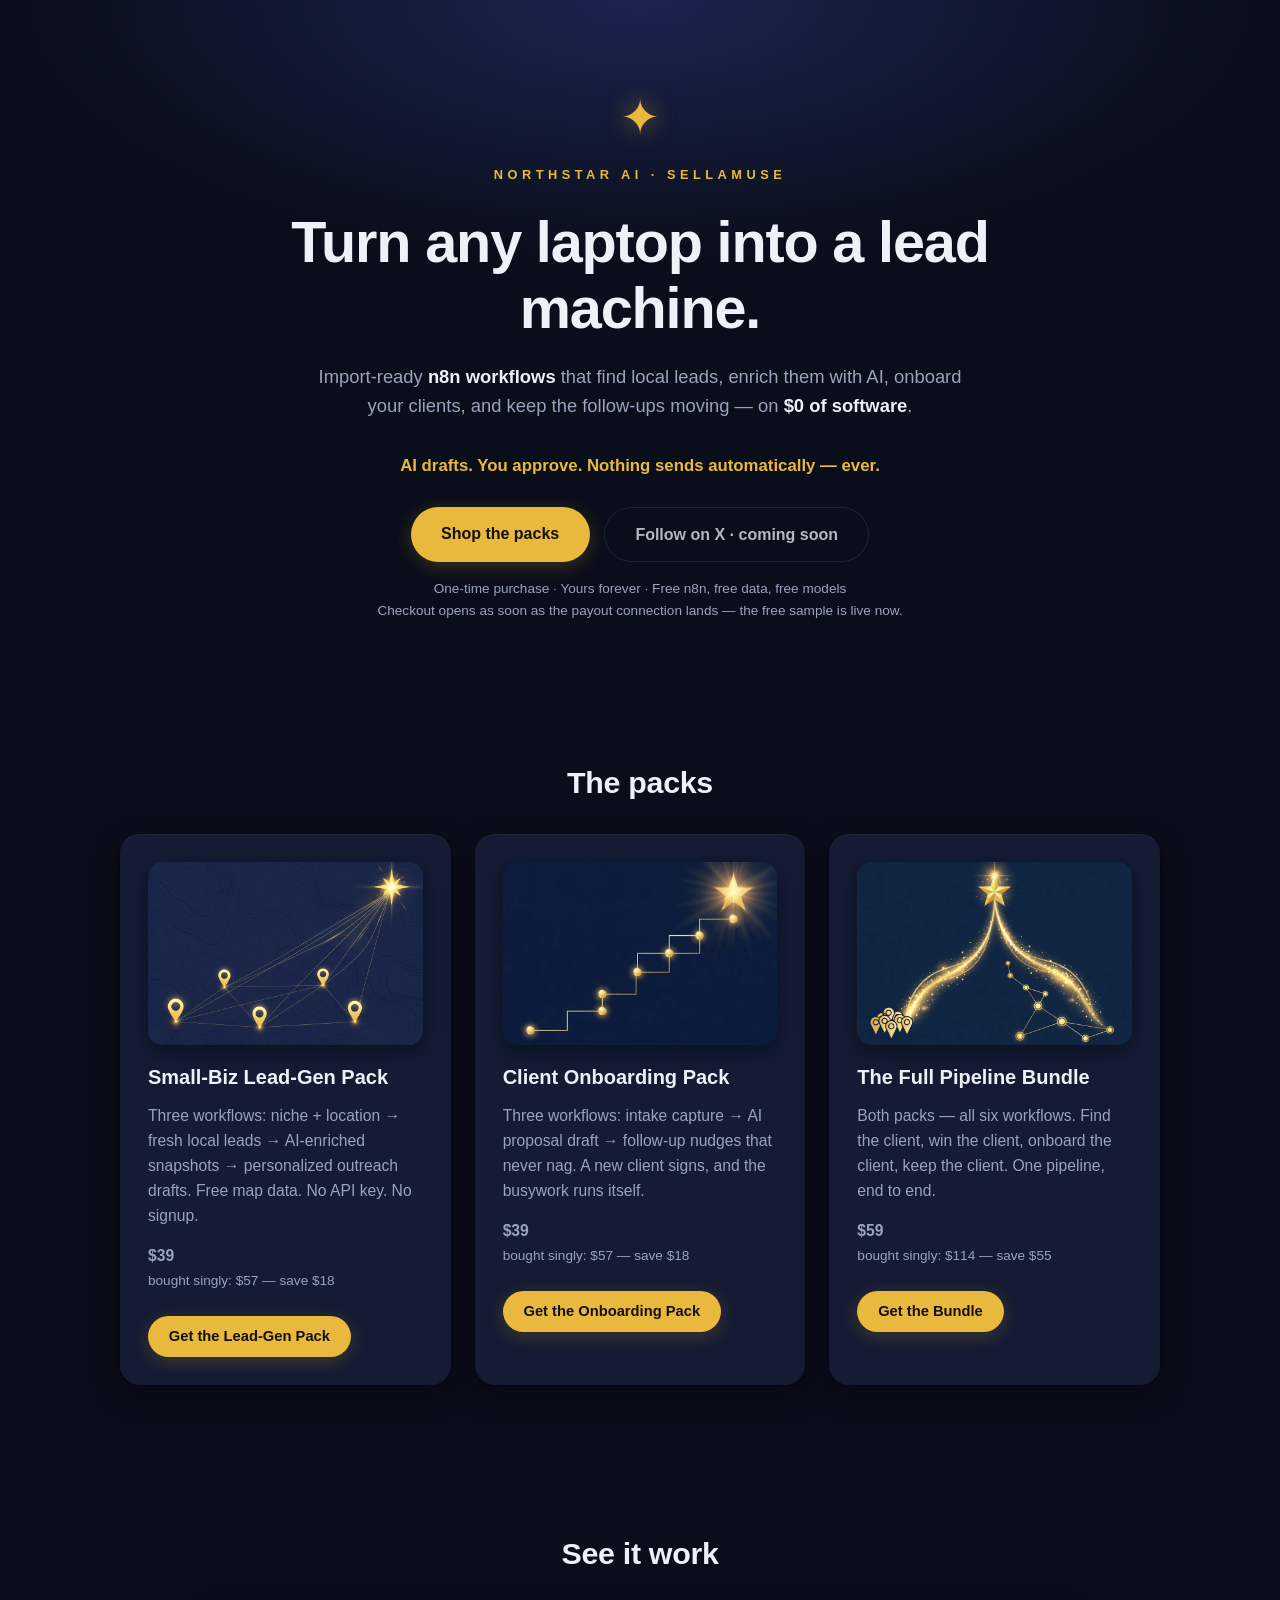
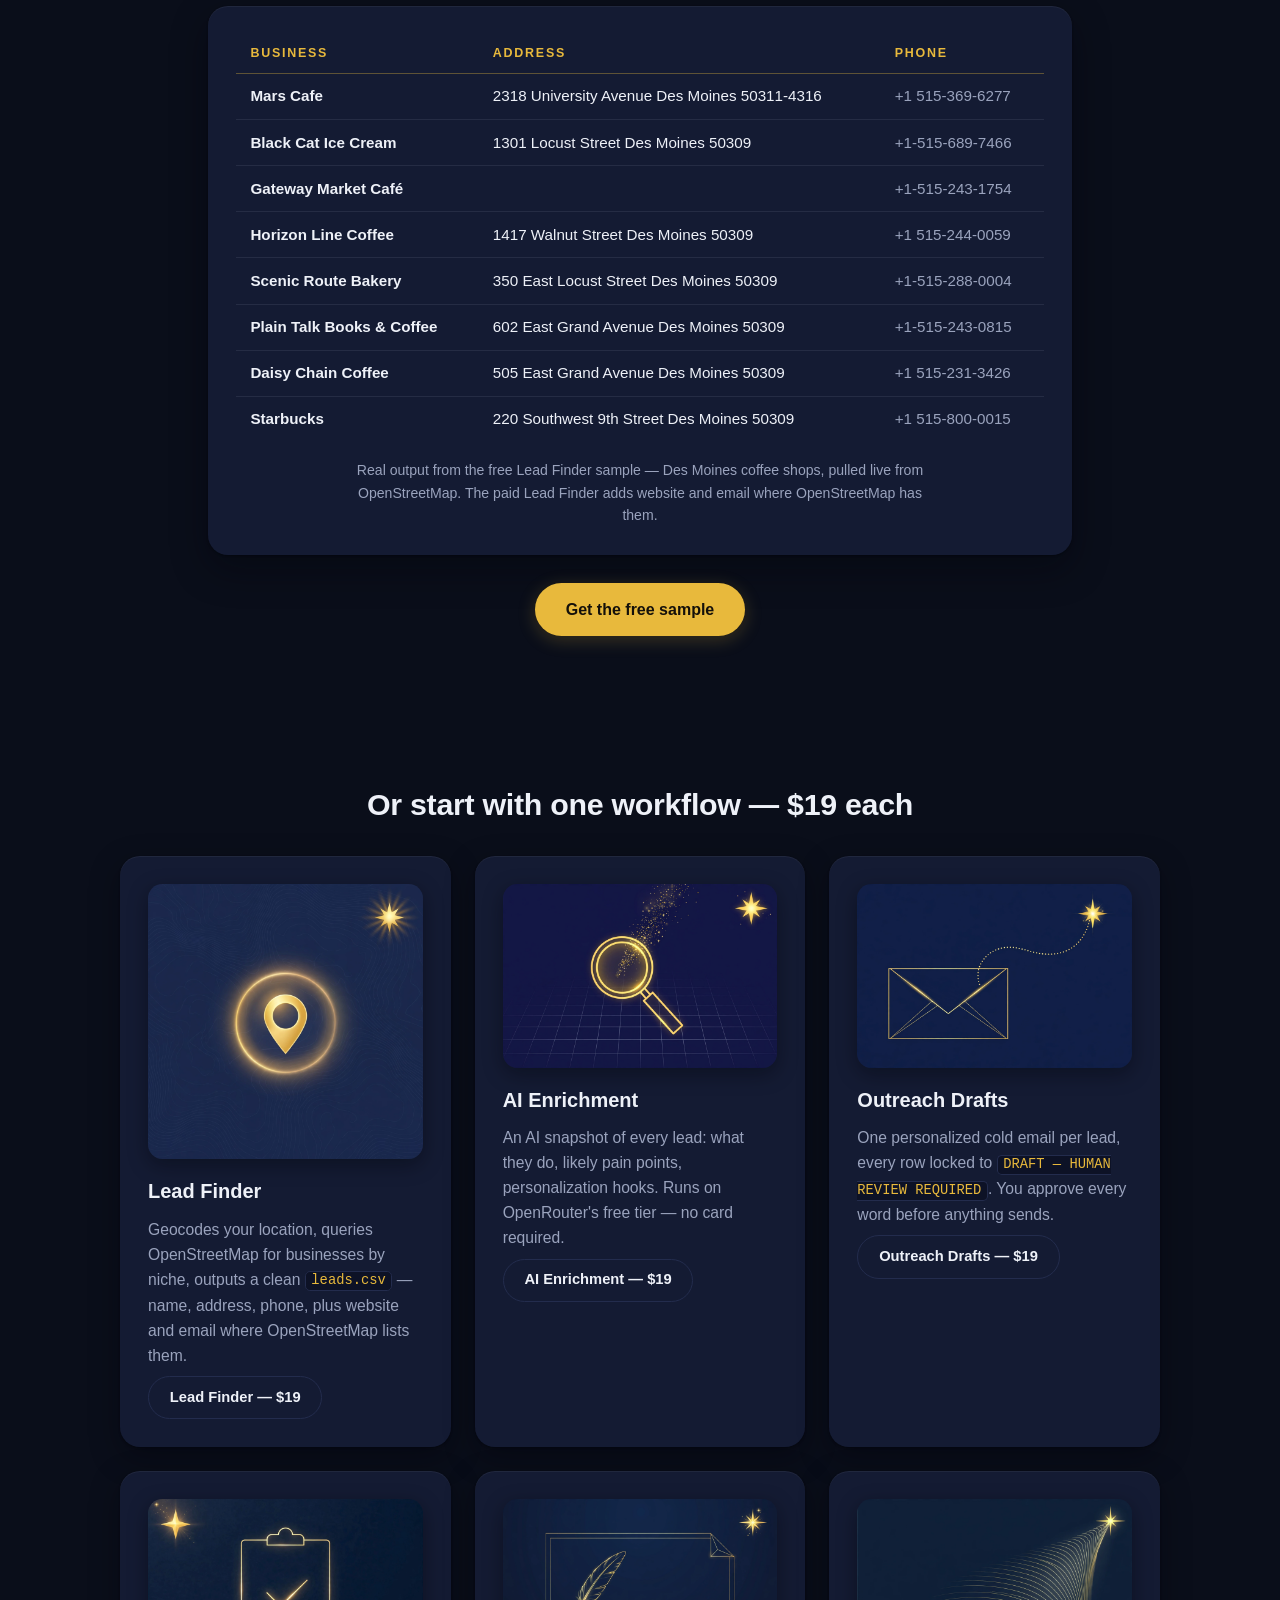
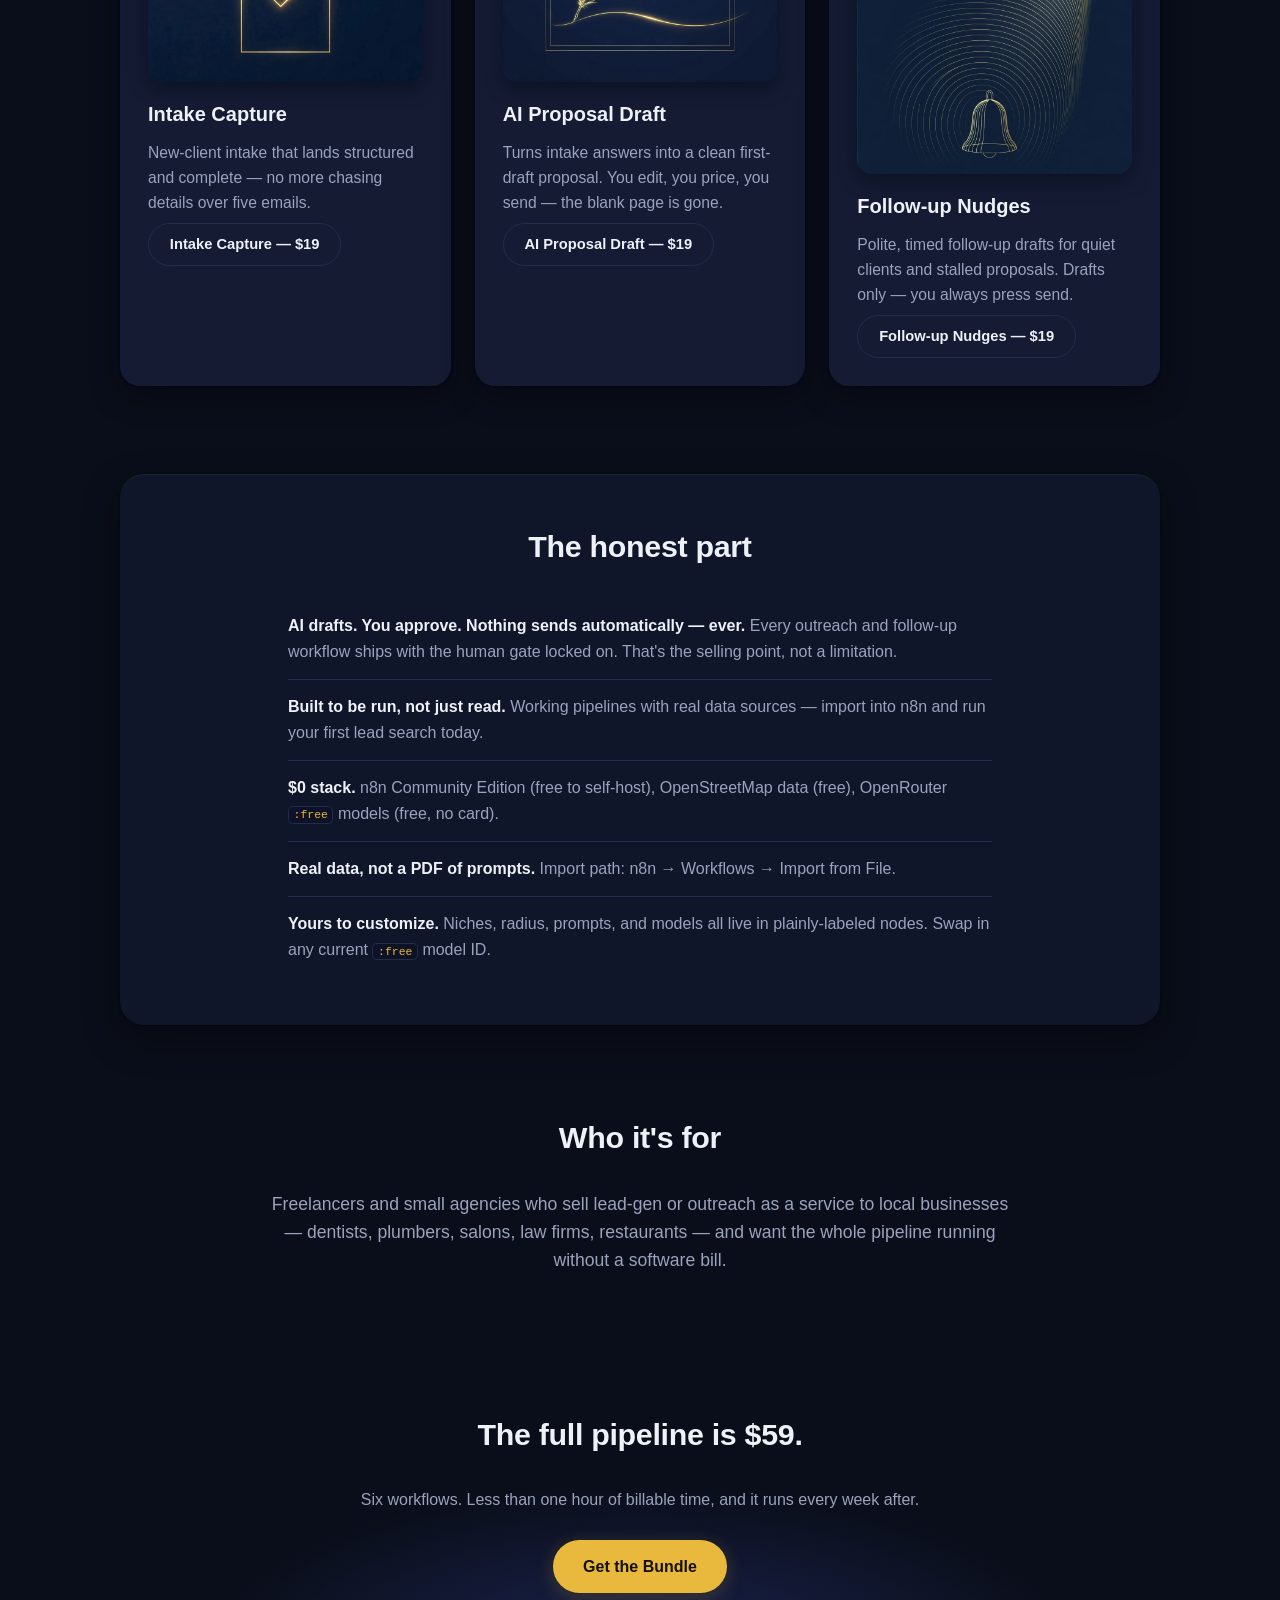
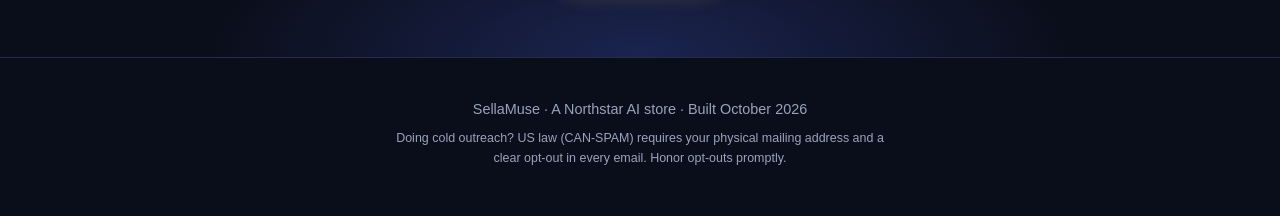
<file: index.html>
<!DOCTYPE html>
<html lang="en">
<head>
<meta charset="UTF-8">
<meta name="viewport" content="width=device-width, initial-scale=1.0">
<title>SellaMuse by Northstar AI — n8n Workflow Packs for Freelancers & Small Agencies</title>
<meta name="description" content="Import-ready n8n workflow packs: find local leads, onboard clients, follow up — on $0 of software. AI drafts. You approve. Nothing sends automatically — ever.">
<link rel="icon" type="image/svg+xml" href="favicon.svg">
<meta property="og:type" content="website">
<meta property="og:title" content="SellaMuse by Northstar AI — n8n Workflow Packs for Freelancers & Small Agencies">
<meta property="og:description" content="Import-ready n8n workflow packs: find local leads, onboard clients, follow up — on $0 of software. AI drafts. You approve. Nothing sends automatically — ever.">
<meta property="og:url" content="https://sellamuse.github.io/northstar-site/">
<meta property="og:image" content="https://sellamuse.github.io/northstar-site/img/bundle.png">
<meta name="twitter:card" content="summary_large_image">
<meta name="twitter:title" content="SellaMuse by Northstar AI — n8n Workflow Packs for Freelancers & Small Agencies">
<meta name="twitter:description" content="Import-ready n8n workflow packs: find local leads, onboard clients, follow up — on $0 of software. AI drafts. You approve. Nothing sends automatically — ever.">
<meta name="twitter:image" content="https://sellamuse.github.io/northstar-site/img/bundle.png">
<link rel="stylesheet" href="styles.css">
</head>
<body>

<header class="hero">
  <div class="star" aria-hidden="true">✦</div>
  <p class="brand">NORTHSTAR AI · SELLAMUSE</p>
  <h1>Turn any laptop into a lead machine.</h1>
  <p class="sub">Import-ready <strong>n8n workflows</strong> that find local leads, enrich them with AI, onboard your clients, and keep the follow-ups moving — on <strong>$0 of software</strong>.</p>
  <p class="trust">AI drafts. You approve. Nothing sends automatically — ever.</p>
  <div class="cta-row">
    <a class="btn primary" href="https://payhip.com/SellaMuse">Shop the packs</a>
    <span class="btn ghost" style="opacity:.75;cursor:default" aria-disabled="true">Follow on X · coming soon</span>
  </div>
  <p class="fine">One-time purchase · Yours forever · Free n8n, free data, free models</p>
  <p class="fine">Checkout opens as soon as the payout connection lands — the free sample is live now.</p>
</header>

<main>
  <section class="workflows">
    <h2>The packs</h2>
    <div class="cards">
      <article class="card">
        <img src="img/pack-leadgen.png" alt="Small-Biz Lead-Gen Pack cover art: gold map pins converging on a north star">
        <h3>Small-Biz Lead-Gen Pack</h3>
        <p>Three workflows: niche + location → fresh local leads → AI-enriched snapshots → personalized outreach drafts. Free map data. No API key. No signup.</p>
        <p class="price">$39 <span class="save">bought singly: $57 — save $18</span></p>
        <a class="btn primary small" href="https://payhip.com/b/7LZxp">Get the Lead-Gen Pack</a>
      </article>
      <article class="card">
        <img src="img/pack-onboarding.png" alt="Client Onboarding Pack cover art: gold steps climbing to a north star">
        <h3>Client Onboarding Pack</h3>
        <p>Three workflows: intake capture → AI proposal draft → follow-up nudges that never nag. A new client signs, and the busywork runs itself.</p>
        <p class="price">$39 <span class="save">bought singly: $57 — save $18</span></p>
        <a class="btn primary small" href="https://payhip.com/b/4yGvk">Get the Onboarding Pack</a>
      </article>
      <article class="card">
        <img src="img/bundle.png" alt="The Full Pipeline Bundle cover art: two streams of gold light merging into one north star">
        <h3>The Full Pipeline Bundle</h3>
        <p>Both packs — all six workflows. Find the client, win the client, onboard the client, keep the client. One pipeline, end to end.</p>
        <p class="price">$59 <span class="save">bought singly: $114 — save $55</span></p>
        <a class="btn primary small" href="https://payhip.com/b/wcTgh">Get the Bundle</a>
      </article>
    </div>
  </section>

  <section class="proof">
    <h2>See it work</h2>
    <figure class="sample-card">
      <div class="table-wrap">
        <table class="sample-table">
          <thead>
            <tr><th>Business</th><th>Address</th><th>Phone</th></tr>
          </thead>
          <tbody>
            <tr><td>Mars Cafe</td><td>2318 University Avenue Des Moines 50311-4316</td><td>+1 515-369-6277</td></tr>
            <tr><td>Black Cat Ice Cream</td><td>1301 Locust Street Des Moines 50309</td><td>+1-515-689-7466</td></tr>
            <tr><td>Gateway Market Café</td><td></td><td>+1-515-243-1754</td></tr>
            <tr><td>Horizon Line Coffee</td><td>1417 Walnut Street Des Moines 50309</td><td>+1 515-244-0059</td></tr>
            <tr><td>Scenic Route Bakery</td><td>350 East Locust Street Des Moines 50309</td><td>+1-515-288-0004</td></tr>
            <tr><td>Plain Talk Books &amp; Coffee</td><td>602 East Grand Avenue Des Moines 50309</td><td>+1-515-243-0815</td></tr>
            <tr><td>Daisy Chain Coffee</td><td>505 East Grand Avenue Des Moines 50309</td><td>+1 515-231-3426</td></tr>
            <tr><td>Starbucks</td><td>220 Southwest 9th Street Des Moines 50309</td><td>+1 515-800-0015</td></tr>
          </tbody>
        </table>
      </div>
      <figcaption>Real output from the free Lead Finder sample — Des Moines coffee shops, pulled live from OpenStreetMap. The paid Lead Finder adds website and email where OpenStreetMap has them.</figcaption>
    </figure>
    <p class="proof-cta"><a class="btn primary" href="https://github.com/sellamuse/lead-finder-free-sample">Get the free sample</a></p>
  </section>

  <section class="workflows">
    <h2>Or start with one workflow — $19 each</h2>
    <div class="cards">
      <article class="card">
        <img src="img/s-leadfinder.png" alt="Lead Finder cover art: one gold map pin under a north star">
        <h3>Lead Finder</h3>
        <p>Geocodes your location, queries OpenStreetMap for businesses by niche, outputs a clean <code>leads.csv</code> — name, address, phone, plus website and email where OpenStreetMap lists them.</p>
        <a class="btn ghost small" href="https://payhip.com/b/gflk5">Lead Finder — $19</a>
      </article>
      <article class="card">
        <img src="img/s-enrichment.png" alt="AI Enrichment cover art: a gold lens over a map grid under a north star">
        <h3>AI Enrichment</h3>
        <p>An AI snapshot of every lead: what they do, likely pain points, personalization hooks. Runs on OpenRouter's free tier — no card required.</p>
        <a class="btn ghost small" href="https://payhip.com/b/mHO2L">AI Enrichment — $19</a>
      </article>
      <article class="card">
        <img src="img/s-outreach.png" alt="Outreach Drafts cover art: a gold envelope under a north star">
        <h3>Outreach Drafts</h3>
        <p>One personalized cold email per lead, every row locked to <code>DRAFT — HUMAN REVIEW REQUIRED</code>. You approve every word before anything sends.</p>
        <a class="btn ghost small" href="https://payhip.com/b/BSHAp">Outreach Drafts — $19</a>
      </article>
      <article class="card">
        <img src="img/s-intake.png" alt="Intake Capture cover art: a gold clipboard with a checkmark under a north star">
        <h3>Intake Capture</h3>
        <p>New-client intake that lands structured and complete — no more chasing details over five emails.</p>
        <a class="btn ghost small" href="https://payhip.com/b/0YFAX">Intake Capture — $19</a>
      </article>
      <article class="card">
        <img src="img/s-proposal.png" alt="AI Proposal Draft cover art: a gold quill writing on a document under a north star">
        <h3>AI Proposal Draft</h3>
        <p>Turns intake answers into a clean first-draft proposal. You edit, you price, you send — the blank page is gone.</p>
        <a class="btn ghost small" href="https://payhip.com/b/UBZxe">AI Proposal Draft — $19</a>
      </article>
      <article class="card">
        <img src="img/s-followup.png" alt="Follow-up Nudges cover art: a gold bell with rings of light under a north star">
        <h3>Follow-up Nudges</h3>
        <p>Polite, timed follow-up drafts for quiet clients and stalled proposals. Drafts only — you always press send.</p>
        <a class="btn ghost small" href="https://payhip.com/b/4fX61">Follow-up Nudges — $19</a>
      </article>
    </div>
  </section>

  <section class="honest">
    <h2>The honest part</h2>
    <ul>
      <li><strong>AI drafts. You approve. Nothing sends automatically — ever.</strong> Every outreach and follow-up workflow ships with the human gate locked on. That's the selling point, not a limitation.</li>
      <li><strong>Built to be run, not just read.</strong> Working pipelines with real data sources — import into n8n and run your first lead search today.</li>
      <li><strong>$0 stack.</strong> n8n Community Edition (free to self-host), OpenStreetMap data (free), OpenRouter <code>:free</code> models (free, no card).</li>
      <li><strong>Real data, not a PDF of prompts.</strong> Import path: n8n → Workflows → Import from File.</li>
      <li><strong>Yours to customize.</strong> Niches, radius, prompts, and models all live in plainly-labeled nodes. Swap in any current <code>:free</code> model ID.</li>
    </ul>
  </section>

  <section class="who">
    <h2>Who it's for</h2>
    <p>Freelancers and small agencies who sell lead-gen or outreach as a service to local businesses — dentists, plumbers, salons, law firms, restaurants — and want the whole pipeline running without a software bill.</p>
  </section>

  <section class="final-cta">
    <h2>The full pipeline is $59.</h2>
    <p>Six workflows. Less than one hour of billable time, and it runs every week after.</p>
    <a class="btn primary" href="https://payhip.com/b/wcTgh">Get the Bundle</a>
  </section>
</main>

<footer>
  <p>SellaMuse · A Northstar AI store · Built October 2026</p>
  <p class="fine">Doing cold outreach? US law (CAN-SPAM) requires your physical mailing address and a clear opt-out in every email. Honor opt-outs promptly.</p>
</footer>

<!--Start of Tawk.to Script-->
<script type="text/javascript">
var Tawk_API=Tawk_API||{}, Tawk_LoadStart=new Date();
(function(){
var s1=document.createElement("script"),s0=document.getElementsByTagName("script")[0];
s1.async=true;
s1.src='https://embed.tawk.to/6aceb844a2a83434db44d880/1k4rnvjg4';
s1.charset='UTF-8';
s1.setAttribute('crossorigin','*');
s0.parentNode.insertBefore(s1,s0);
})();
</script>
<!--End of Tawk.to Script-->
</body>
</html>
</file>
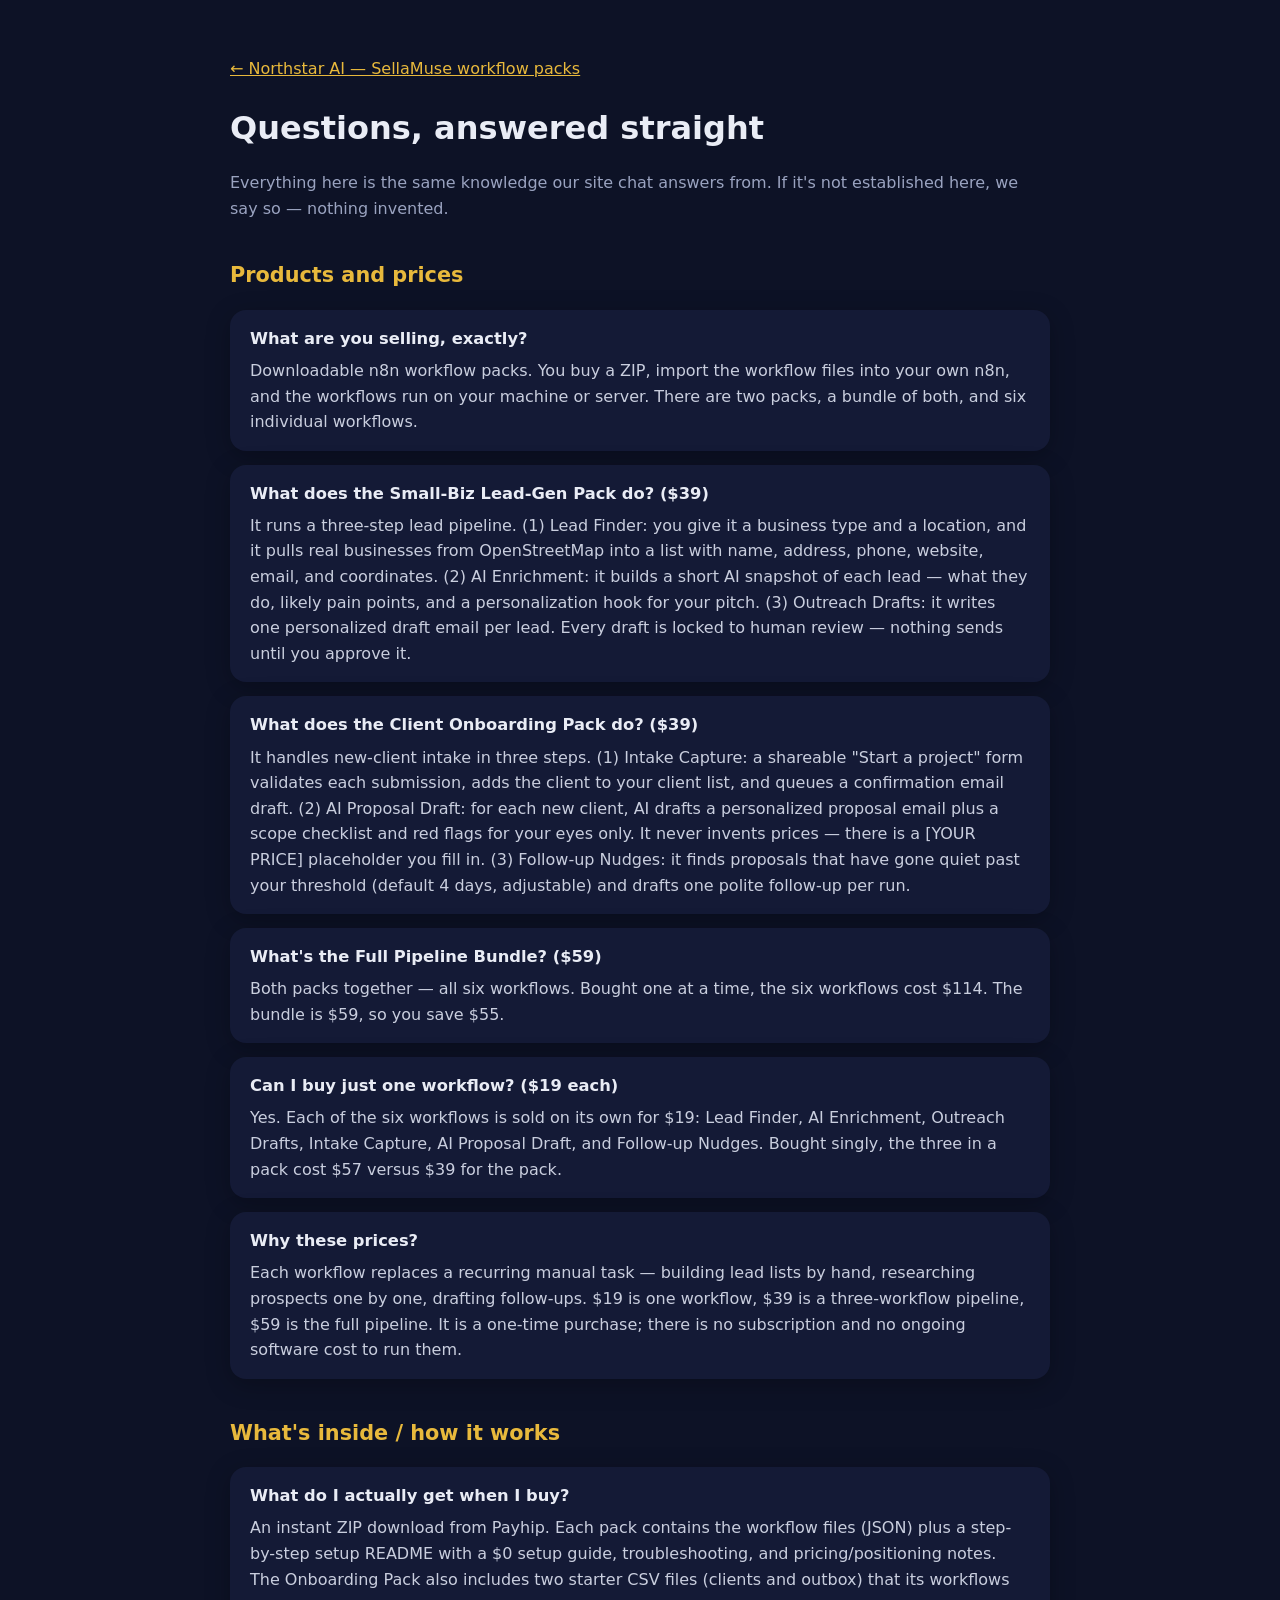
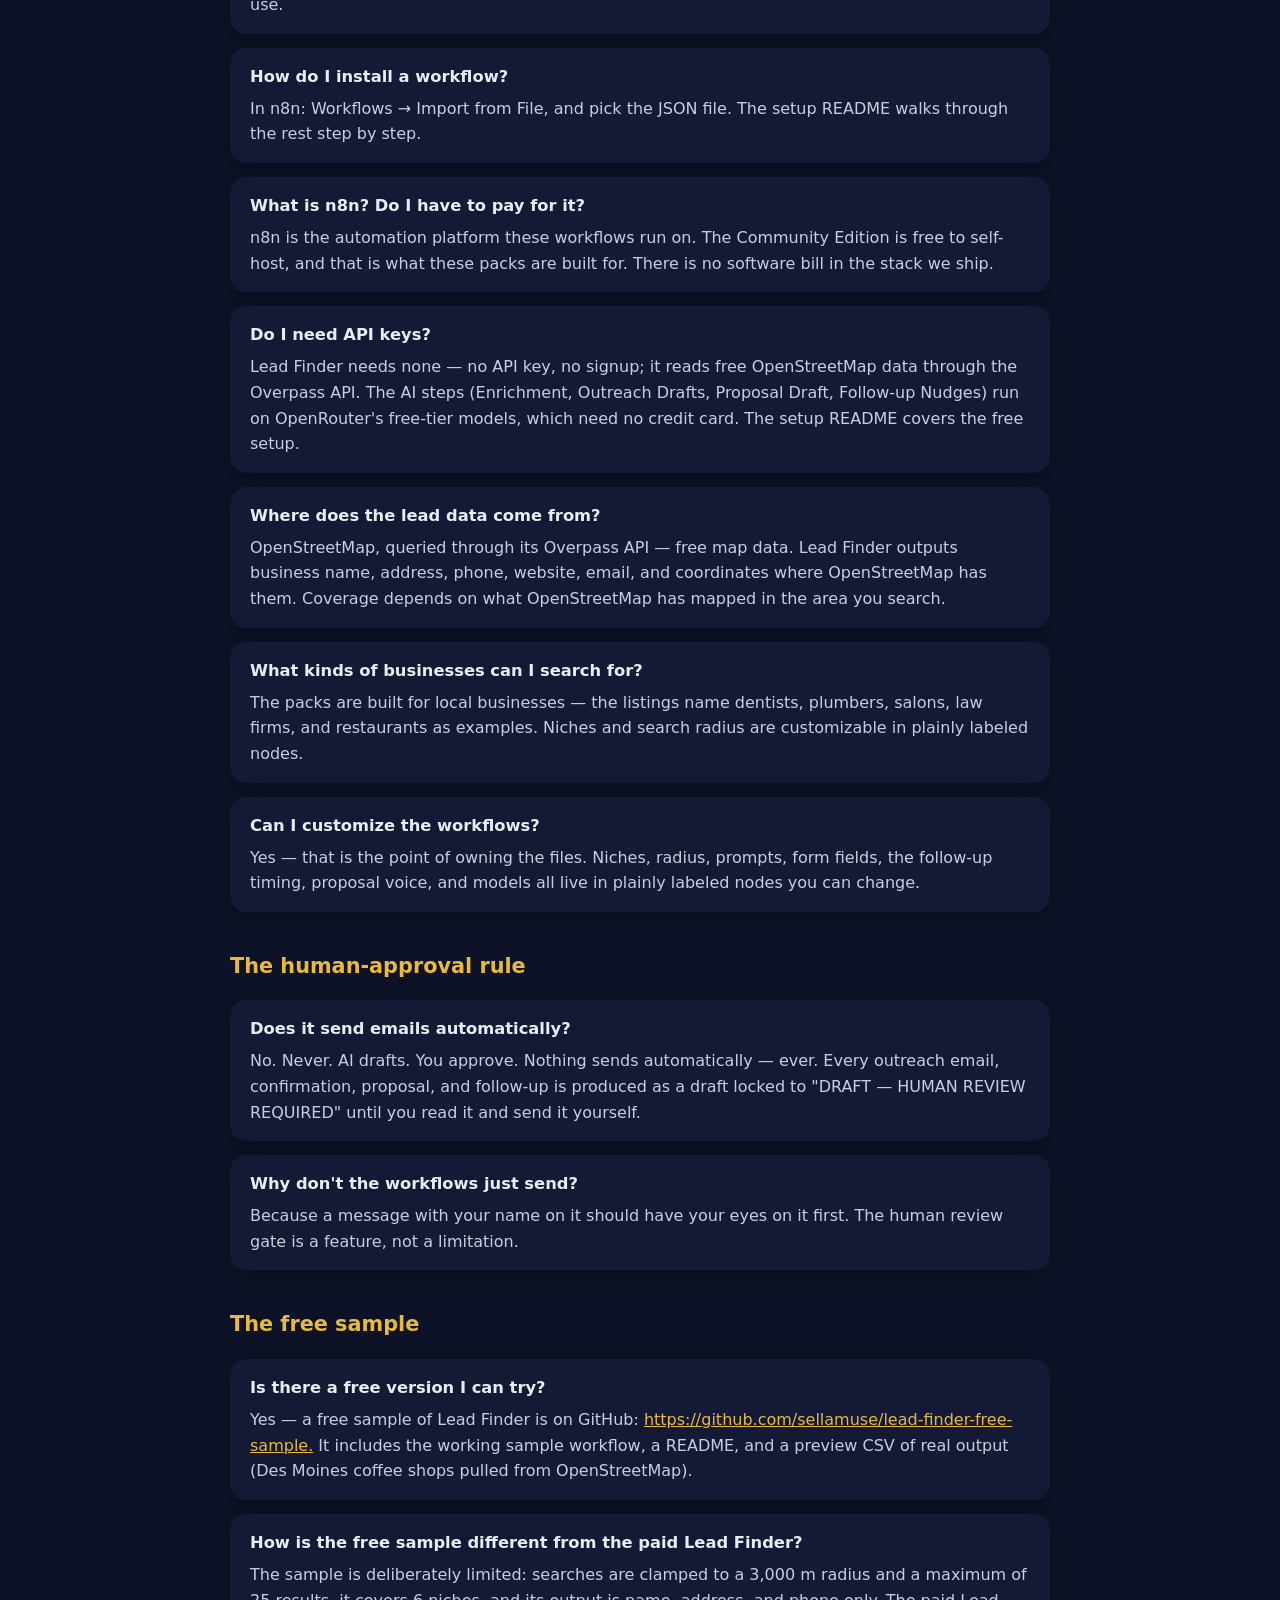
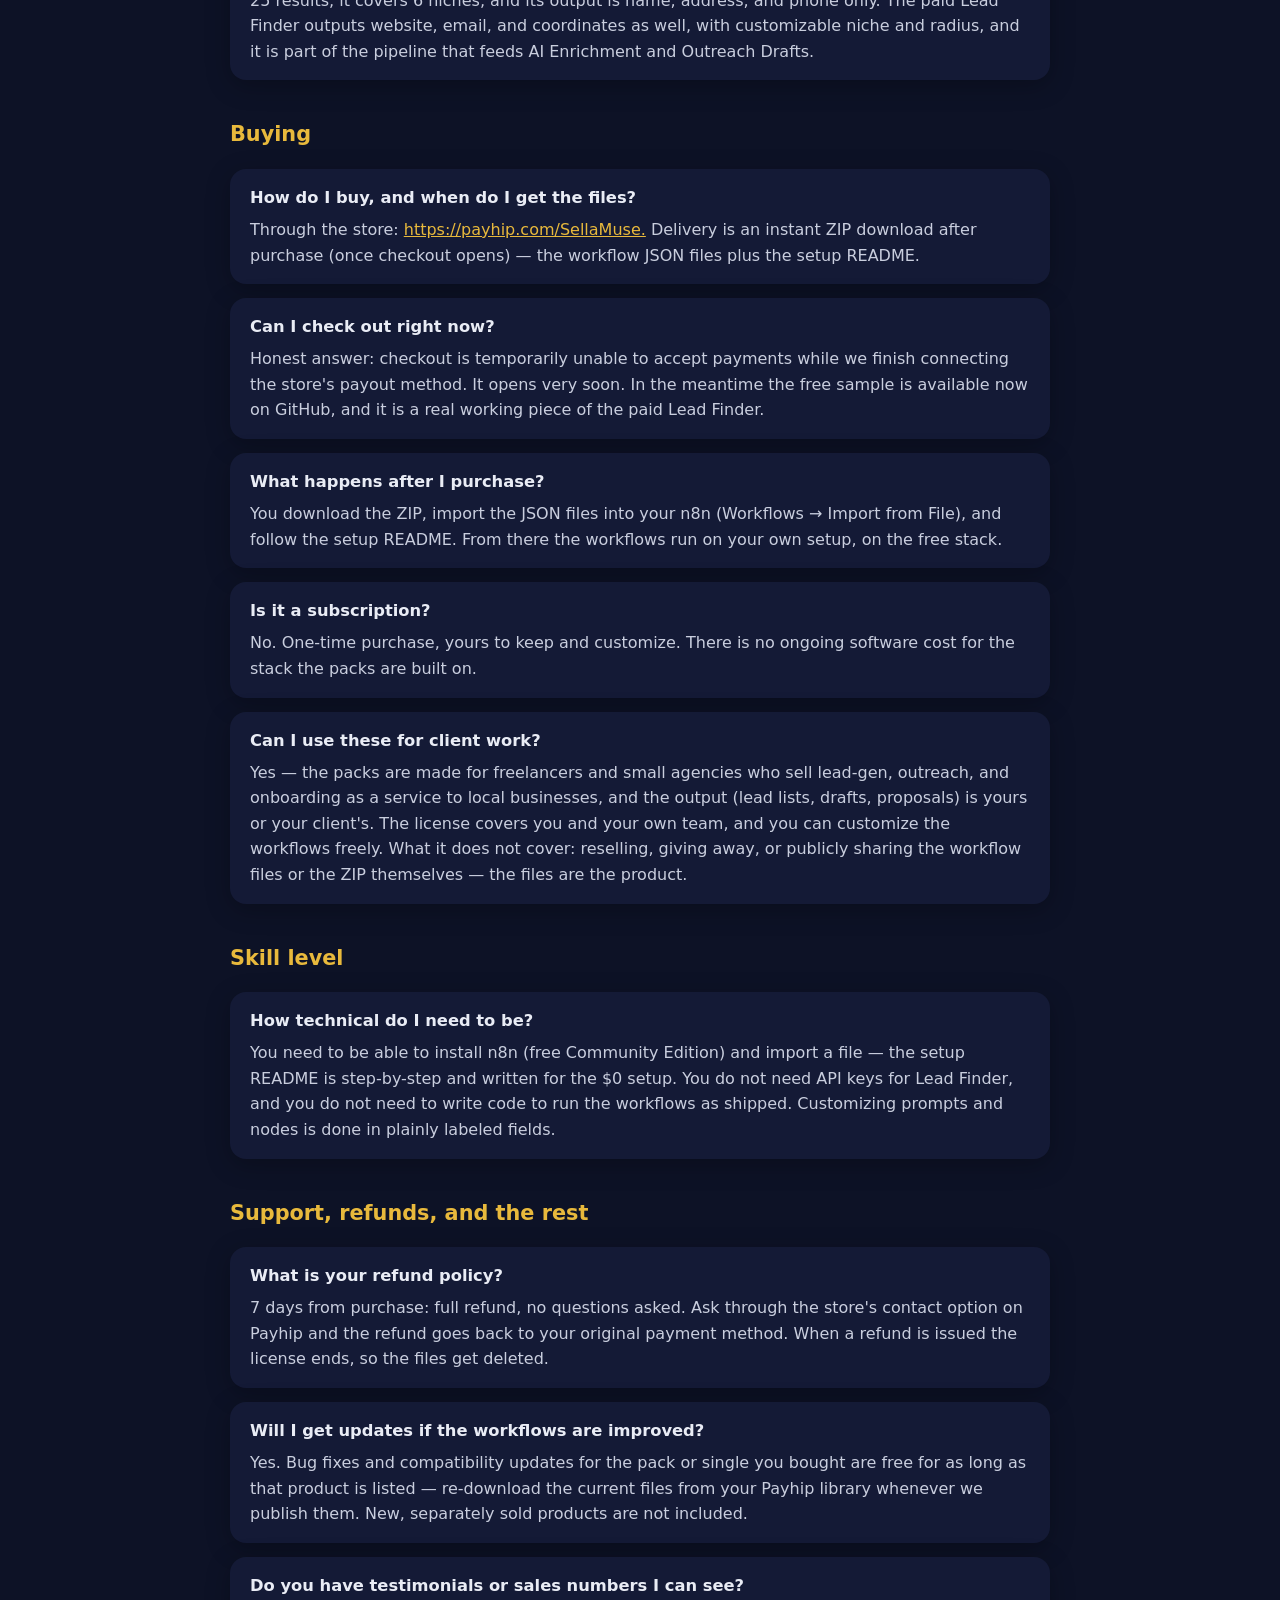
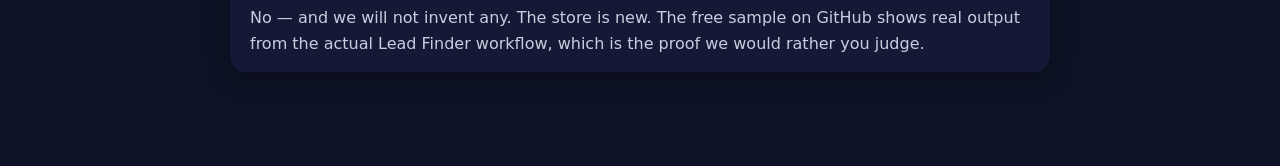
<file: faq.html>
<!DOCTYPE html>
<html lang="en">
<head>
<meta charset="UTF-8">
<meta name="viewport" content="width=device-width, initial-scale=1.0">
<title>FAQ — Northstar AI / SellaMuse</title>
<link rel="icon" href="favicon.svg">
<style>
body{font-family:system-ui,-apple-system,'Segoe UI',sans-serif;background:#0d1226;color:#e9ecf5;margin:0;line-height:1.6}
.wrap{max-width:820px;margin:0 auto;padding:40px 22px 80px}
a{color:#e8b93c}
h1{font-size:2rem;margin-bottom:4px}
h2{color:#e8b93c;margin-top:38px;font-size:1.3rem}
.qa{background:#141a36;border-radius:16px;padding:16px 20px;margin:14px 0;box-shadow:0 6px 24px rgba(0,0,0,.25)}
.qa h3{margin:0 0 6px;font-size:1.02rem}
.qa p{margin:0;color:#c9cede}
.sub{color:#9aa3c0}
</style>
</head>
<body>
<div class="wrap">
<p class="sub"><a href="./">&larr; Northstar AI — SellaMuse workflow packs</a></p>
<h1>Questions, answered straight</h1>
<p class="sub">Everything here is the same knowledge our site chat answers from. If it's not established here, we say so — nothing invented.</p>
<h2>Products and prices</h2>
<div class="qa"><h3>What are you selling, exactly?</h3><p>Downloadable n8n workflow packs. You buy a ZIP, import the workflow files into your own n8n, and the workflows run on your machine or server. There are two packs, a bundle of both, and six individual workflows.</p></div>
<div class="qa"><h3>What does the Small-Biz Lead-Gen Pack do? ($39)</h3><p>It runs a three-step lead pipeline. (1) Lead Finder: you give it a business type and a location, and it pulls real businesses from OpenStreetMap into a list with name, address, phone, website, email, and coordinates. (2) AI Enrichment: it builds a short AI snapshot of each lead — what they do, likely pain points, and a personalization hook for your pitch. (3) Outreach Drafts: it writes one personalized draft email per lead. Every draft is locked to human review — nothing sends until you approve it.</p></div>
<div class="qa"><h3>What does the Client Onboarding Pack do? ($39)</h3><p>It handles new-client intake in three steps. (1) Intake Capture: a shareable &quot;Start a project&quot; form validates each submission, adds the client to your client list, and queues a confirmation email draft. (2) AI Proposal Draft: for each new client, AI drafts a personalized proposal email plus a scope checklist and red flags for your eyes only. It never invents prices — there is a [YOUR PRICE] placeholder you fill in. (3) Follow-up Nudges: it finds proposals that have gone quiet past your threshold (default 4 days, adjustable) and drafts one polite follow-up per run.</p></div>
<div class="qa"><h3>What&#x27;s the Full Pipeline Bundle? ($59)</h3><p>Both packs together — all six workflows. Bought one at a time, the six workflows cost $114. The bundle is $59, so you save $55.</p></div>
<div class="qa"><h3>Can I buy just one workflow? ($19 each)</h3><p>Yes. Each of the six workflows is sold on its own for $19: Lead Finder, AI Enrichment, Outreach Drafts, Intake Capture, AI Proposal Draft, and Follow-up Nudges. Bought singly, the three in a pack cost $57 versus $39 for the pack.</p></div>
<div class="qa"><h3>Why these prices?</h3><p>Each workflow replaces a recurring manual task — building lead lists by hand, researching prospects one by one, drafting follow-ups. $19 is one workflow, $39 is a three-workflow pipeline, $59 is the full pipeline. It is a one-time purchase; there is no subscription and no ongoing software cost to run them.</p></div>
<h2>What&#x27;s inside / how it works</h2>
<div class="qa"><h3>What do I actually get when I buy?</h3><p>An instant ZIP download from Payhip. Each pack contains the workflow files (JSON) plus a step-by-step setup README with a $0 setup guide, troubleshooting, and pricing/positioning notes. The Onboarding Pack also includes two starter CSV files (clients and outbox) that its workflows use.</p></div>
<div class="qa"><h3>How do I install a workflow?</h3><p>In n8n: Workflows → Import from File, and pick the JSON file. The setup README walks through the rest step by step.</p></div>
<div class="qa"><h3>What is n8n? Do I have to pay for it?</h3><p>n8n is the automation platform these workflows run on. The Community Edition is free to self-host, and that is what these packs are built for. There is no software bill in the stack we ship.</p></div>
<div class="qa"><h3>Do I need API keys?</h3><p>Lead Finder needs none — no API key, no signup; it reads free OpenStreetMap data through the Overpass API. The AI steps (Enrichment, Outreach Drafts, Proposal Draft, Follow-up Nudges) run on OpenRouter&#x27;s free-tier models, which need no credit card. The setup README covers the free setup.</p></div>
<div class="qa"><h3>Where does the lead data come from?</h3><p>OpenStreetMap, queried through its Overpass API — free map data. Lead Finder outputs business name, address, phone, website, email, and coordinates where OpenStreetMap has them. Coverage depends on what OpenStreetMap has mapped in the area you search.</p></div>
<div class="qa"><h3>What kinds of businesses can I search for?</h3><p>The packs are built for local businesses — the listings name dentists, plumbers, salons, law firms, and restaurants as examples. Niches and search radius are customizable in plainly labeled nodes.</p></div>
<div class="qa"><h3>Can I customize the workflows?</h3><p>Yes — that is the point of owning the files. Niches, radius, prompts, form fields, the follow-up timing, proposal voice, and models all live in plainly labeled nodes you can change.</p></div>
<h2>The human-approval rule</h2>
<div class="qa"><h3>Does it send emails automatically?</h3><p>No. Never. AI drafts. You approve. Nothing sends automatically — ever. Every outreach email, confirmation, proposal, and follow-up is produced as a draft locked to &quot;DRAFT — HUMAN REVIEW REQUIRED&quot; until you read it and send it yourself.</p></div>
<div class="qa"><h3>Why don&#x27;t the workflows just send?</h3><p>Because a message with your name on it should have your eyes on it first. The human review gate is a feature, not a limitation.</p></div>
<h2>The free sample</h2>
<div class="qa"><h3>Is there a free version I can try?</h3><p>Yes — a free sample of Lead Finder is on GitHub: <a href="https://github.com/sellamuse/lead-finder-free-sample.">https://github.com/sellamuse/lead-finder-free-sample.</a> It includes the working sample workflow, a README, and a preview CSV of real output (Des Moines coffee shops pulled from OpenStreetMap).</p></div>
<div class="qa"><h3>How is the free sample different from the paid Lead Finder?</h3><p>The sample is deliberately limited: searches are clamped to a 3,000 m radius and a maximum of 25 results, it covers 6 niches, and its output is name, address, and phone only. The paid Lead Finder outputs website, email, and coordinates as well, with customizable niche and radius, and it is part of the pipeline that feeds AI Enrichment and Outreach Drafts.</p></div>
<h2>Buying</h2>
<div class="qa"><h3>How do I buy, and when do I get the files?</h3><p>Through the store: <a href="https://payhip.com/SellaMuse.">https://payhip.com/SellaMuse.</a> Delivery is an instant ZIP download after purchase (once checkout opens) — the workflow JSON files plus the setup README.</p></div>
<div class="qa"><h3>Can I check out right now?</h3><p>Honest answer: checkout is temporarily unable to accept payments while we finish connecting the store&#x27;s payout method. It opens very soon. In the meantime the free sample is available now on GitHub, and it is a real working piece of the paid Lead Finder.</p></div>
<div class="qa"><h3>What happens after I purchase?</h3><p>You download the ZIP, import the JSON files into your n8n (Workflows → Import from File), and follow the setup README. From there the workflows run on your own setup, on the free stack.</p></div>
<div class="qa"><h3>Is it a subscription?</h3><p>No. One-time purchase, yours to keep and customize. There is no ongoing software cost for the stack the packs are built on.</p></div>
<div class="qa"><h3>Can I use these for client work?</h3><p>Yes — the packs are made for freelancers and small agencies who sell lead-gen, outreach, and onboarding as a service to local businesses, and the output (lead lists, drafts, proposals) is yours or your client&#x27;s. The license covers you and your own team, and you can customize the workflows freely. What it does not cover: reselling, giving away, or publicly sharing the workflow files or the ZIP themselves — the files are the product.</p></div>
<h2>Skill level</h2>
<div class="qa"><h3>How technical do I need to be?</h3><p>You need to be able to install n8n (free Community Edition) and import a file — the setup README is step-by-step and written for the $0 setup. You do not need API keys for Lead Finder, and you do not need to write code to run the workflows as shipped. Customizing prompts and nodes is done in plainly labeled fields.</p></div>
<h2>Support, refunds, and the rest</h2>
<div class="qa"><h3>What is your refund policy?</h3><p>7 days from purchase: full refund, no questions asked. Ask through the store&#x27;s contact option on Payhip and the refund goes back to your original payment method. When a refund is issued the license ends, so the files get deleted.</p></div>
<div class="qa"><h3>Will I get updates if the workflows are improved?</h3><p>Yes. Bug fixes and compatibility updates for the pack or single you bought are free for as long as that product is listed — re-download the current files from your Payhip library whenever we publish them. New, separately sold products are not included.</p></div>
<div class="qa"><h3>Do you have testimonials or sales numbers I can see?</h3><p>No — and we will not invent any. The store is new. The free sample on GitHub shows real output from the actual Lead Finder workflow, which is the proof we would rather you judge.</p></div>
</div>
</body>
</html>
</file>
<file: styles.css>
:root {
  --bg: #0a0e1a;
  --bg2: #10162a;
  --card: #141b33;
  --gold: #e8b93c;
  --text: #eef1f8;
  --muted: #9aa3bd;
  --line: #232c4d;
}

* { box-sizing: border-box; margin: 0; padding: 0; }

body {
  background: var(--bg);
  color: var(--text);
  font-family: -apple-system, BlinkMacSystemFont, "Segoe UI", Inter, Roboto, sans-serif;
  line-height: 1.6;
  -webkit-font-smoothing: antialiased;
}

/* ---------- hero ---------- */
.hero {
  text-align: center;
  padding: 5rem 1.5rem 4rem;
  background: radial-gradient(ellipse 70% 55% at 50% 0%, #1b2450 0%, var(--bg) 70%);
}

.star {
  font-size: 3rem;
  color: var(--gold);
  text-shadow: 0 0 24px rgba(232, 185, 60, 0.55);
  margin-bottom: 0.5rem;
}

.brand {
  letter-spacing: 0.35em;
  font-size: 0.8rem;
  color: var(--gold);
  margin-bottom: 1.5rem;
  font-weight: 600;
}

.hero h1 {
  font-size: clamp(2.2rem, 6vw, 3.6rem);
  line-height: 1.15;
  max-width: 16em;
  margin: 0 auto 1.25rem;
  letter-spacing: -0.02em;
}

.sub {
  font-size: 1.15rem;
  color: var(--muted);
  max-width: 36em;
  margin: 0 auto 2rem;
}

.sub strong { color: var(--text); }

.cta-row {
  display: flex;
  gap: 0.9rem;
  justify-content: center;
  flex-wrap: wrap;
  margin-bottom: 1rem;
}

.btn {
  display: inline-block;
  padding: 0.85rem 1.9rem;
  border-radius: 999px;
  font-weight: 600;
  font-size: 1rem;
  text-decoration: none;
  transition: transform 0.15s ease, box-shadow 0.15s ease;
}

.btn.primary {
  background: var(--gold);
  color: #14100a;
  box-shadow: 0 4px 18px rgba(232, 185, 60, 0.22), 0 1px 3px rgba(2, 4, 10, 0.4);
}

.btn.primary:hover {
  transform: translateY(-2px);
  box-shadow: 0 8px 28px rgba(232, 185, 60, 0.35);
}

.btn.ghost {
  border: 1px solid var(--line);
  color: var(--text);
}

.btn.ghost:hover {
  border-color: var(--gold);
  transform: translateY(-2px);
  box-shadow: 0 8px 22px rgba(2, 4, 10, 0.35);
}

.fine {
  font-size: 0.85rem;
  color: var(--muted);
}

/* ---------- sections ---------- */
main { max-width: 68rem; margin: 0 auto; padding: 0 1.5rem; }

section { padding: 4.5rem 0; }

h2 {
  font-size: 1.9rem;
  margin-bottom: 1.75rem;
  letter-spacing: -0.01em;
  text-align: center;
}

.cards {
  display: grid;
  grid-template-columns: repeat(auto-fit, minmax(17rem, 1fr));
  gap: 1.5rem;
}

.card {
  background: var(--card);
  border-radius: 1.25rem;
  padding: 1.75rem;
  box-shadow:
    0 1px 2px rgba(2, 4, 10, 0.45),
    0 10px 30px rgba(2, 4, 10, 0.35),
    inset 0 1px 0 rgba(238, 241, 248, 0.05);
  transition: transform 0.2s ease, box-shadow 0.2s ease;
}

.card:hover {
  transform: translateY(-4px);
  box-shadow:
    0 2px 4px rgba(2, 4, 10, 0.45),
    0 20px 44px rgba(2, 4, 10, 0.45),
    0 0 0 1px rgba(232, 185, 60, 0.35),
    inset 0 1px 0 rgba(238, 241, 248, 0.06);
}

.num {
  font-size: 0.8rem;
  font-weight: 700;
  color: var(--gold);
  letter-spacing: 0.2em;
  margin-bottom: 0.6rem;
}

.card h3 { font-size: 1.25rem; margin-bottom: 0.6rem; }
.card p { color: var(--muted); font-size: 0.98rem; }

code {
  background: #0d1226;
  border: 1px solid var(--line);
  border-radius: 0.3rem;
  padding: 0.1em 0.4em;
  font-size: 0.88em;
  color: var(--gold);
}

/* ---------- honest ---------- */
.honest {
  background: var(--bg2);
  border-radius: 1.5rem;
  padding: 3rem 2.5rem;
  margin: 1rem 0;
  box-shadow:
    0 1px 2px rgba(2, 4, 10, 0.45),
    0 14px 36px rgba(2, 4, 10, 0.35),
    inset 0 1px 0 rgba(238, 241, 248, 0.05);
}

.honest ul { list-style: none; max-width: 44em; margin: 0 auto; }
.honest li {
  padding: 0.9rem 0;
  border-bottom: 1px solid var(--line);
  color: var(--muted);
}
.honest li:last-child { border-bottom: none; }
.honest li strong { color: var(--text); }

/* ---------- who ---------- */
.who p {
  max-width: 42em;
  margin: 0 auto;
  text-align: center;
  color: var(--muted);
  font-size: 1.1rem;
}

/* ---------- final cta ---------- */
.final-cta {
  text-align: center;
  background: radial-gradient(ellipse 60% 80% at 50% 100%, #1b2450 0%, transparent 70%);
  border-radius: 1.25rem;
  padding: 4rem 2rem;
}

.final-cta p { color: var(--muted); margin-bottom: 1.75rem; }

/* ---------- footer ---------- */
footer {
  text-align: center;
  padding: 2.5rem 1.5rem 3rem;
  border-top: 1px solid var(--line);
  color: var(--muted);
  font-size: 0.9rem;
}

footer .fine { max-width: 40em; margin: 0.5rem auto 0; font-size: 0.78rem; }

@media (max-width: 40rem) {
  .honest { padding: 2rem 1.25rem; }
}

/* ---------- product cards (added 2026-10-12) ---------- */
.card img {
  width: 100%;
  border-radius: 0.9rem;
  margin-bottom: 1rem;
  box-shadow: 0 6px 20px rgba(2, 4, 10, 0.4);
  display: block;
}

.trust {
  font-size: 1.05rem;
  font-weight: 600;
  color: var(--gold);
  max-width: 36em;
  margin: 0 auto 1.75rem;
}

.price {
  font-size: 1.5rem;
  font-weight: 700;
  color: var(--text);
  margin: 0.9rem 0 1rem;
}

.price .save {
  display: block;
  font-size: 0.85rem;
  font-weight: 500;
  color: var(--muted);
  margin-top: 0.15rem;
}

.btn.small {
  padding: 0.55rem 1.3rem;
  font-size: 0.92rem;
}

.card .btn { margin-top: 0.5rem; }

/* ---------- proof / see it work (added 2026-10-13) ---------- */
.sample-card {
  background: var(--card);
  border-radius: 1.25rem;
  padding: 1.75rem;
  max-width: 54rem;
  margin: 0 auto;
  box-shadow:
    0 1px 2px rgba(2, 4, 10, 0.45),
    0 14px 36px rgba(2, 4, 10, 0.4),
    inset 0 1px 0 rgba(238, 241, 248, 0.05);
}

.table-wrap { overflow-x: auto; border-radius: 0.75rem; }

.sample-table {
  width: 100%;
  min-width: 34rem;
  border-collapse: collapse;
  font-size: 0.95rem;
  text-align: left;
}

.sample-table th {
  color: var(--gold);
  font-size: 0.78rem;
  font-weight: 700;
  letter-spacing: 0.14em;
  text-transform: uppercase;
  padding: 0.6rem 0.9rem;
  border-bottom: 1px solid rgba(232, 185, 60, 0.35);
  white-space: nowrap;
}

.sample-table td {
  color: var(--text);
  padding: 0.65rem 0.9rem;
  border-bottom: 1px solid rgba(154, 163, 189, 0.12);
  white-space: nowrap;
}

.sample-table td:first-child { font-weight: 600; }
.sample-table td:last-child { color: var(--muted); }
.sample-table tbody tr:last-child td { border-bottom: none; }
.sample-table tbody tr { transition: background 0.15s ease; }
.sample-table tbody tr:hover { background: rgba(232, 185, 60, 0.05); }

.sample-card figcaption {
  color: var(--muted);
  font-size: 0.88rem;
  text-align: center;
  max-width: 42em;
  margin: 1.1rem auto 0;
}

.proof-cta { text-align: center; margin-top: 1.75rem; }

@media (max-width: 40rem) {
  .sample-card { padding: 1.25rem; }
}
</file>
